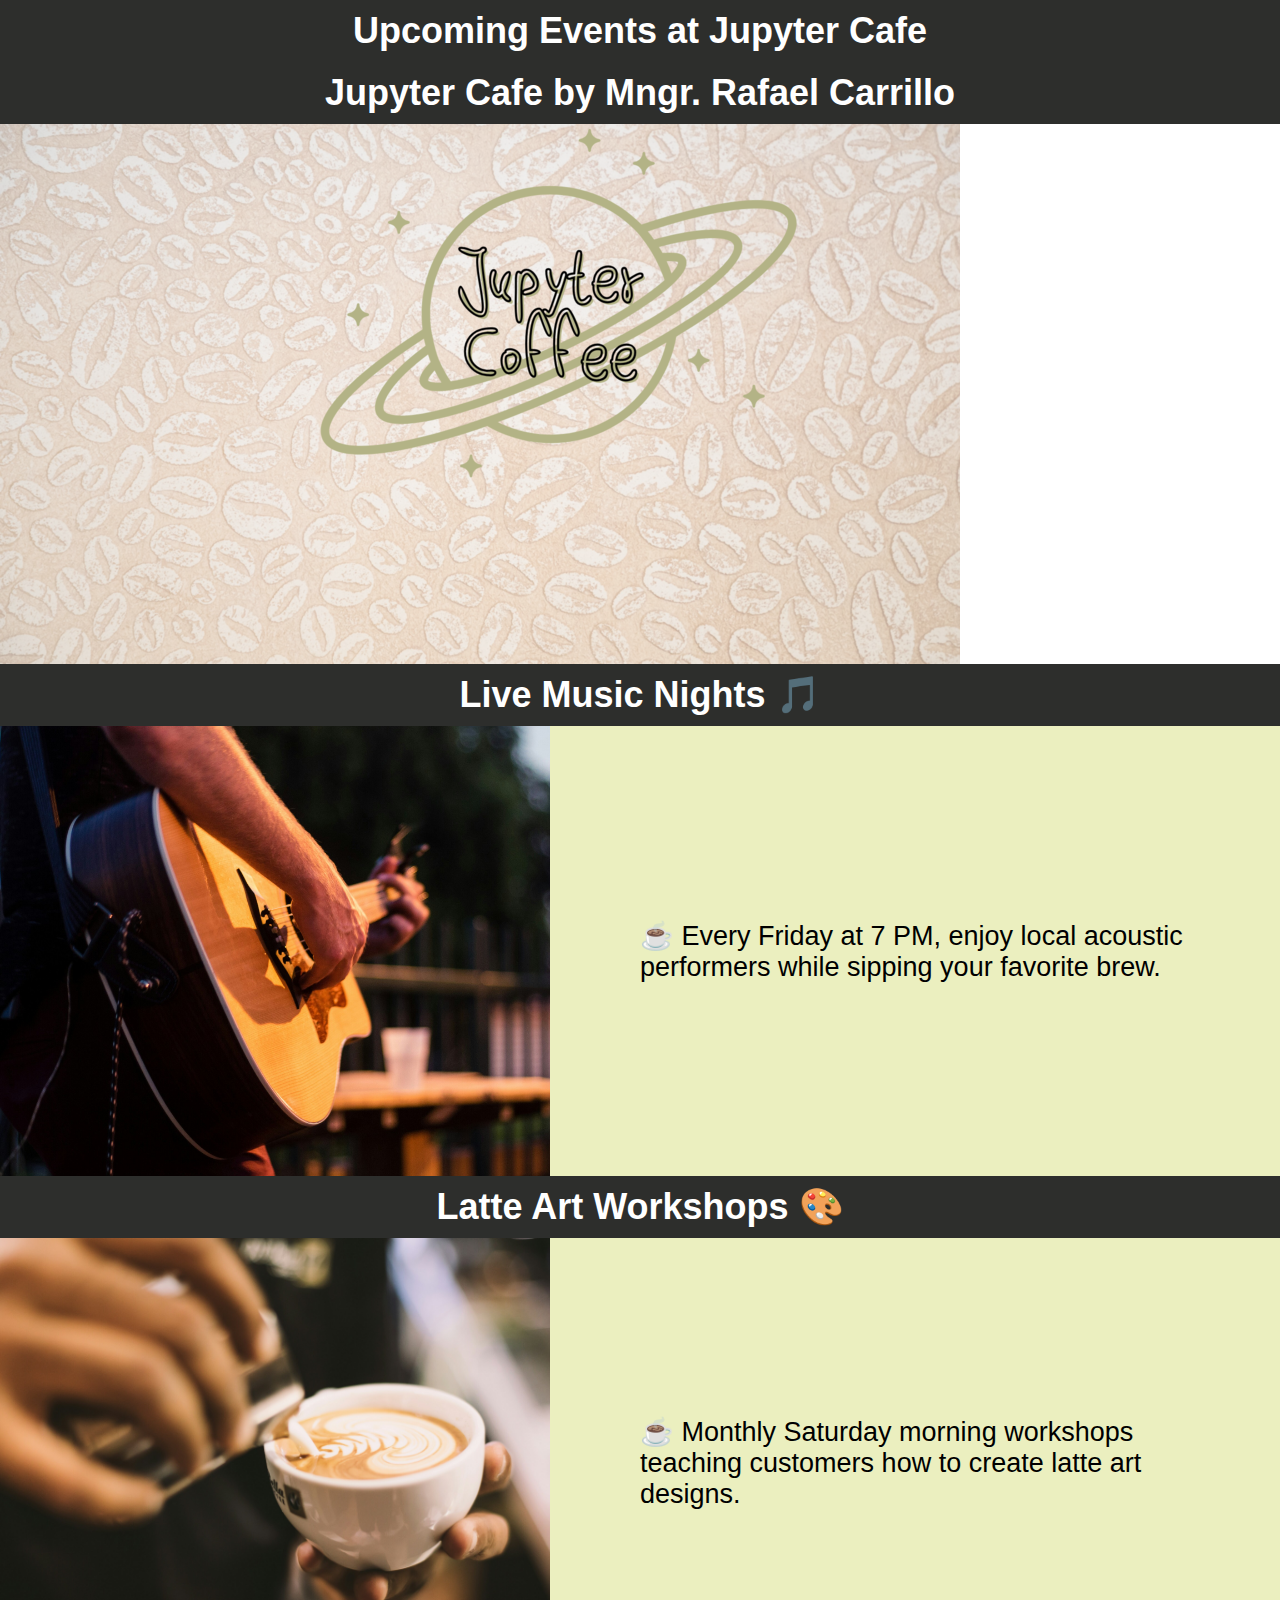
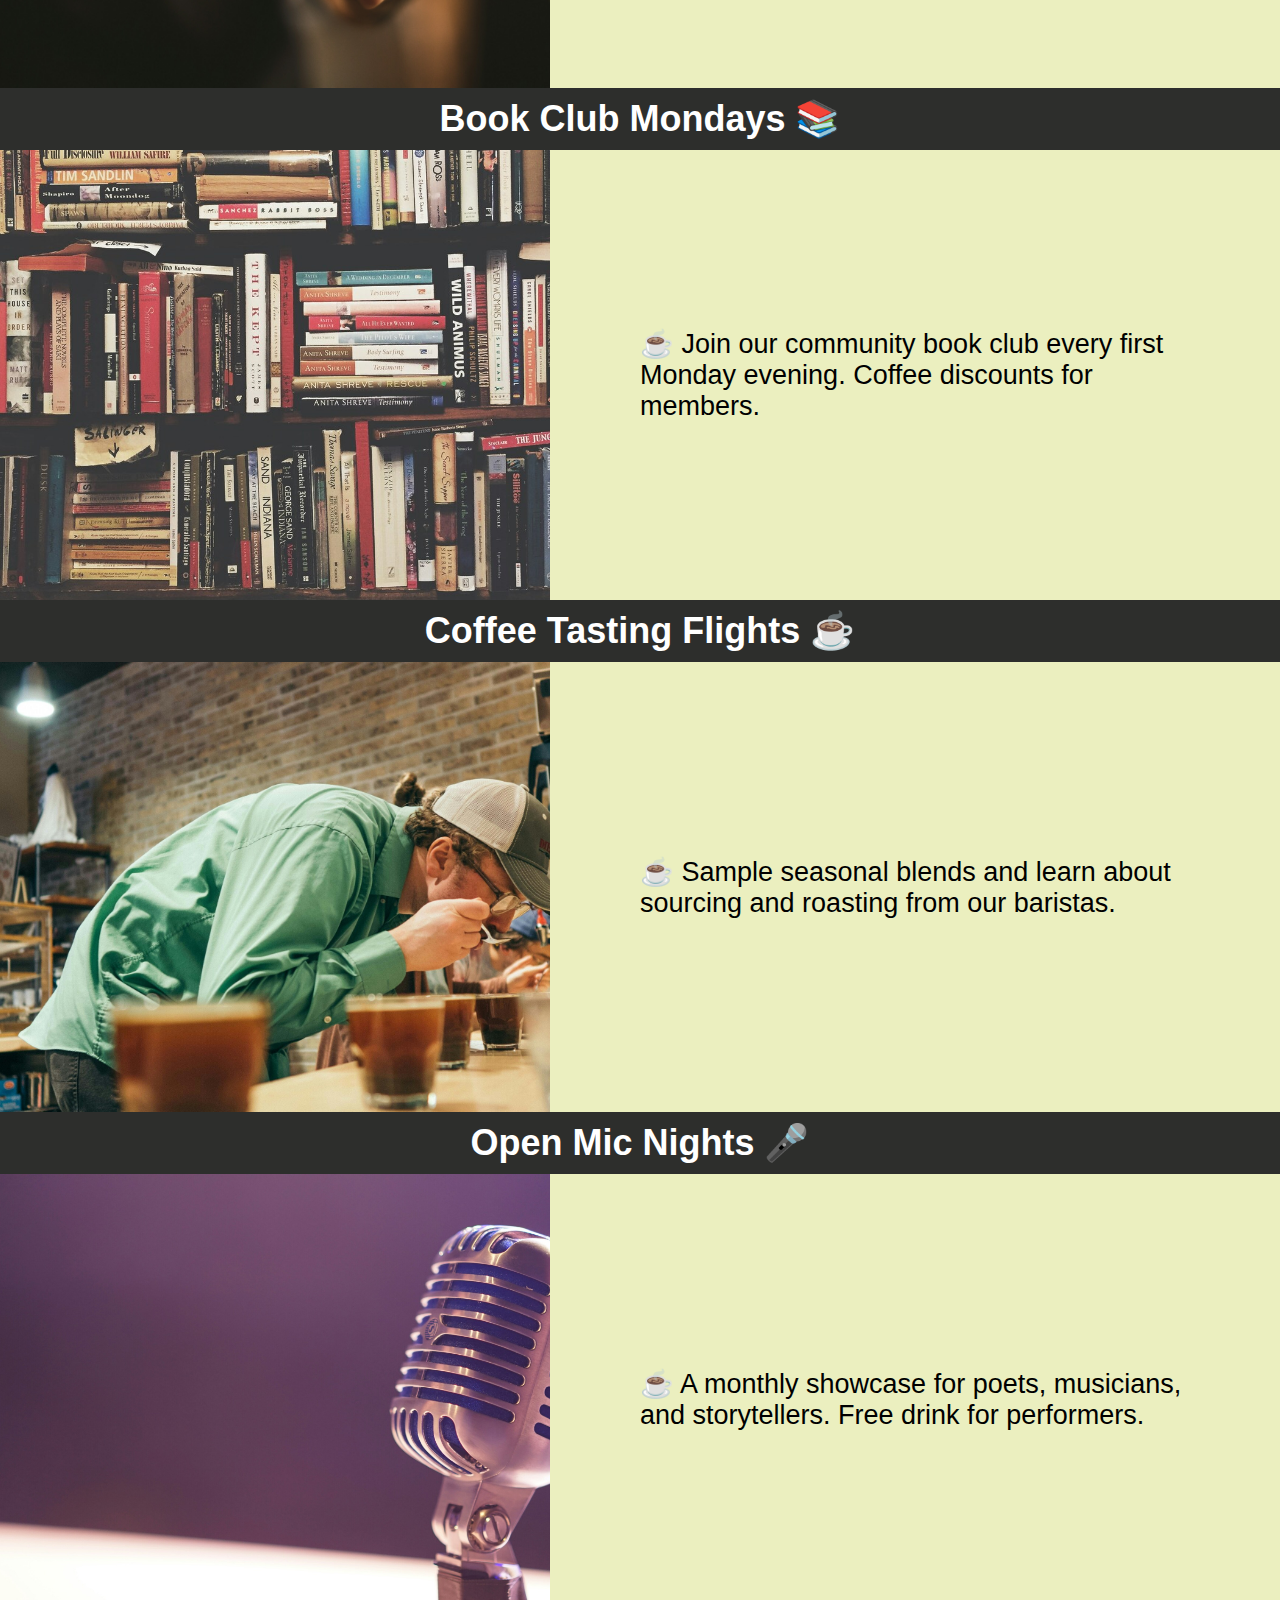
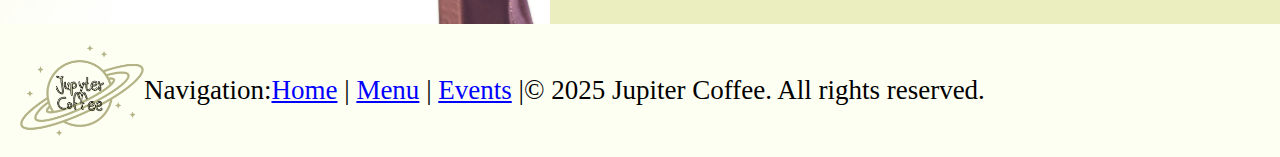
<file: events.html>
<html>
    <head>
        <title>Events & Activities</title>
        <meta name="viewport" content="width=device-width, initial-scale=1" />
        <link rel="stylesheet" href="styles.css">
    </head>

    <body style="margin:0" >


        

        <header>
            <div id="headerText"> Upcoming Events at Jupyter Cafe</div>
            <div id="headerText">Jupyter Cafe by Mngr. Rafael Carrillo</div>
            
            <div> 
                
                <img class="bannerPic" src="coffee bg.png">
                <img class="bannerLogo" src="logo.png">
            </div>
        </header>

        
        <section>
            <div id="headerText">Live Music Nights 🎵</div>

                <div class="container">
                    <div>
                        <img class="contentPic" src="live music.jpg" alt="Person playing guitar">
                    </div>
                    
                    <div id="contentText">
                        <div>☕ Every Friday at 7 PM, enjoy local acoustic performers while sipping your favorite brew.</div>
                    </div>
                </div>
        </section>

        <section>
            <div id="headerText">Latte Art Workshops 🎨</div>

                <div class="container">
                    <div>
                        <img class="contentPic" src="latte art.jpg" alt="person making latte art">
                    </div>
                    
                    <div id="contentText">
                        <div>☕ Monthly Saturday morning workshops teaching customers how to create latte art designs.</div>
                    </div>
                </div>
        </section>

        <section>
            <div id="headerText">Book Club Mondays 📚</div>

                <div class="container">
                    <div>
                        <img class="contentPic" src="book club.jpg" alt="a shelfcase full of books">
                    </div>
                    
                    <div id="contentText">
                        <div>☕ Join our community book club every first Monday evening. Coffee discounts for members.</div>
                    </div>
                </div>
        </section>

        <section>
            <div id="headerText">Coffee Tasting Flights ☕</div>

                <div class="container">
                    <div>
                        <img class="contentPic" src="coffee tasting.jpg" alt="a man testing coffee">
                    </div>
                    
                    <div id="contentText">
                        <div>☕ Sample seasonal blends and learn about sourcing and roasting from our baristas.</div>
                    </div>
                </div>
        </section>

        <section>
            <div id="headerText">Open Mic Nights 🎤</div>

                <div class="container">
                    <div>
                        <img class="contentPic" src="open mic.jpg" alt="an old-school microphone on a stage">
                    </div>
                    
                    <div id="contentText">
                        <div>☕ A monthly showcase for poets, musicians, and storytellers. Free drink for performers.</div>
                    </div>
                </div>
        </section>

        <footer>
            <img src="logo.png">
            <div>Navigation:</div>
                <nav>
                    <a href="index.html">Home</a> |
                    <a href="menu.html">Menu</a> |
                    <a href="events.html">Events</a> | 
                </nav>
            <div> © 2025 Jupiter Coffee. All rights reserved.</div>
        </footer>


    </body>

</html>
</file>
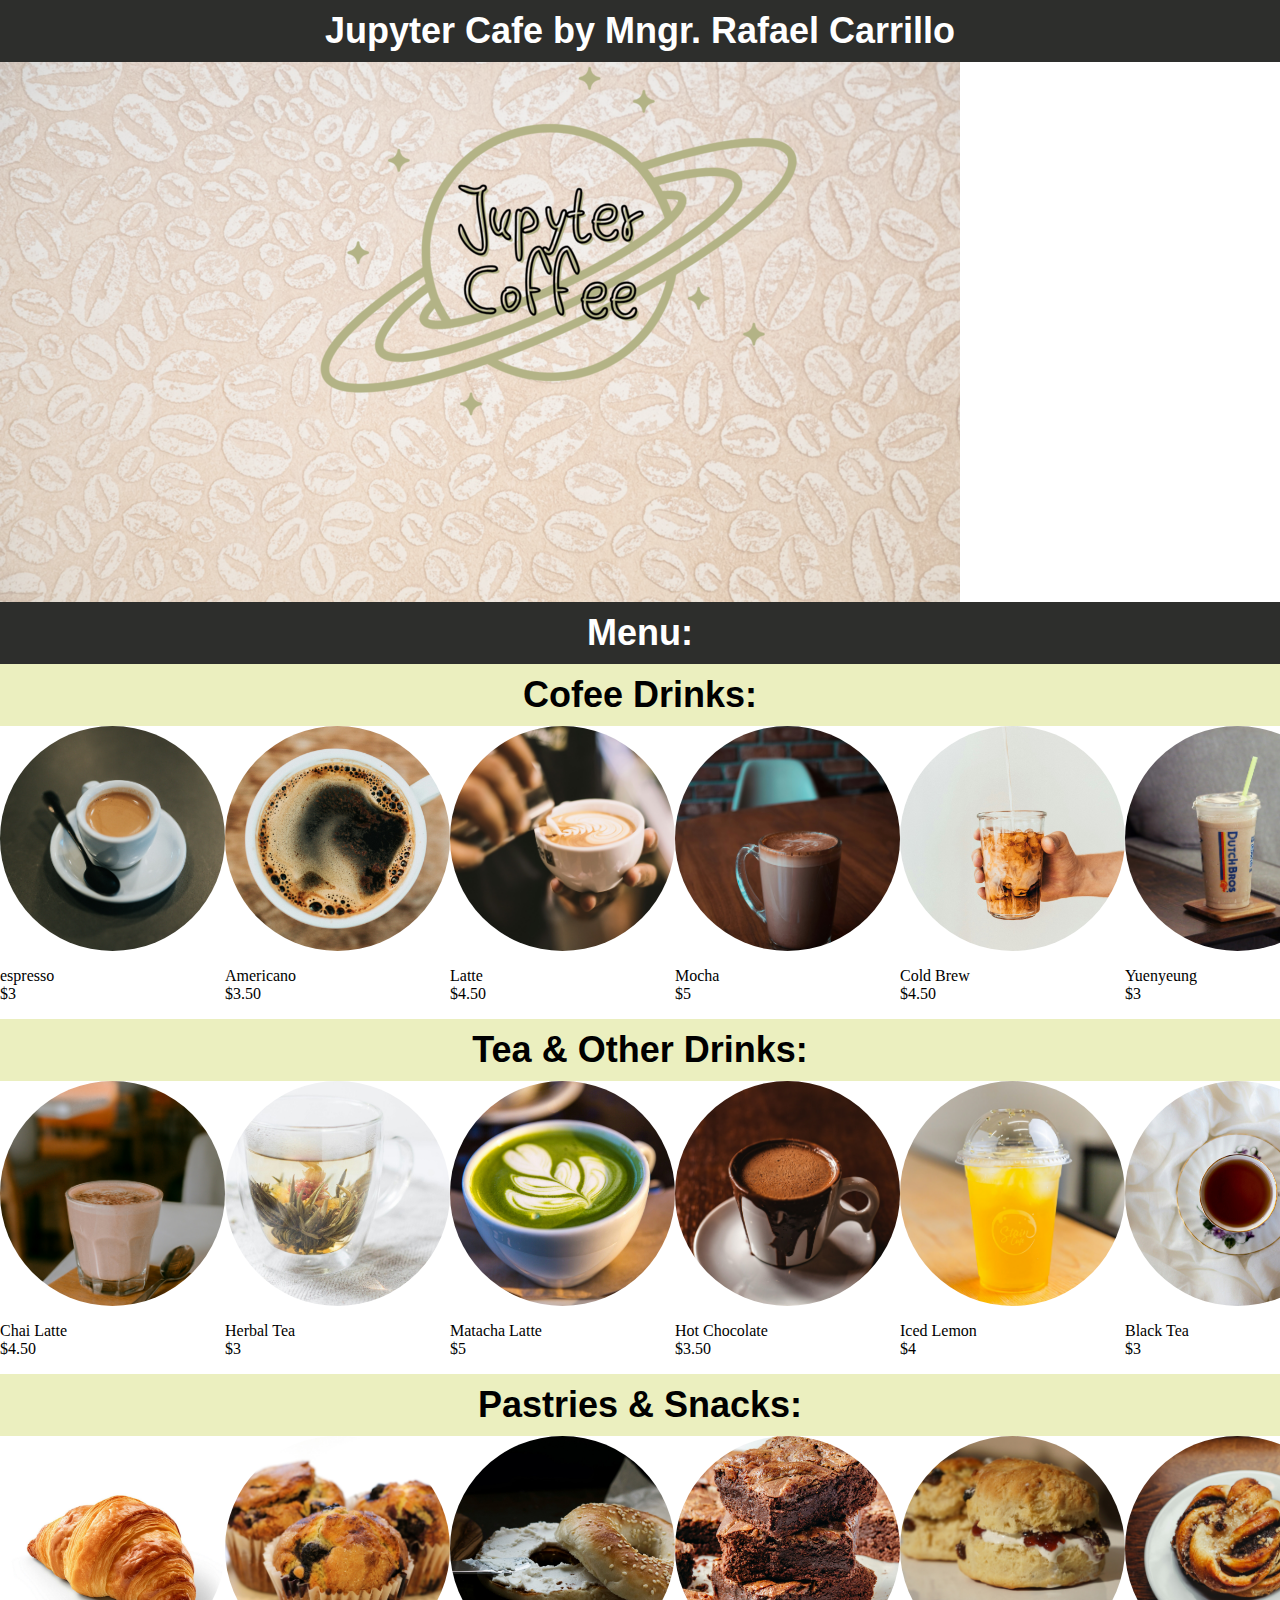
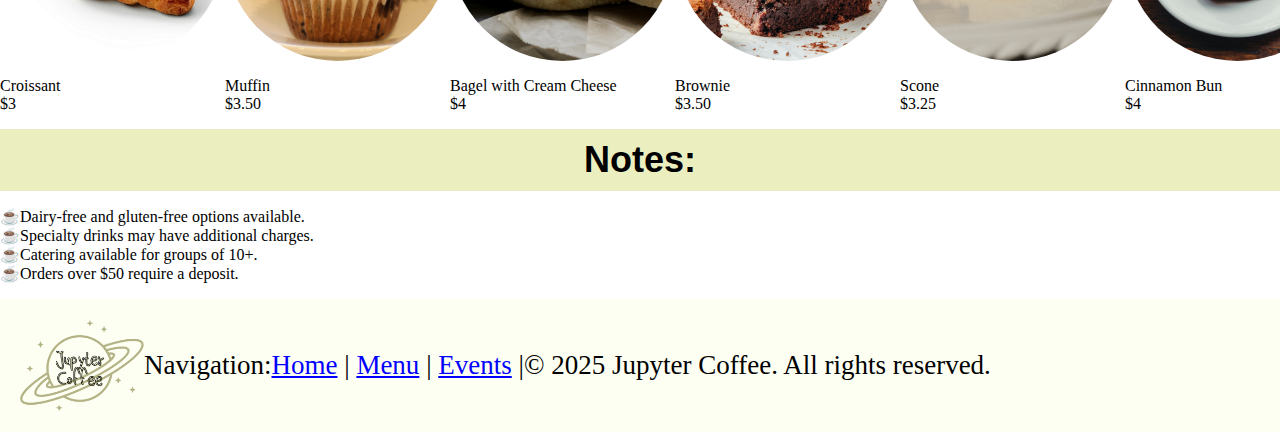
<file: menu.html>
<html>
    <head>
        <title>Menu & Price</title>
        <meta name="viewport" content="width=device-width, initial-scale=1" />
        <link rel="stylesheet" href="styles.css">
    </head>

    <body style="margin:0" >


        

        <header>
            <div id="headerText">Jupyter Cafe by Mngr. Rafael Carrillo</div>
            
            <div> 
                <img class="bannerPic" src="coffee bg.png" alt="coffee bean pattern background">
                <img class="bannerLogo" src="logo.png" alt="jupyter cafe logo">
            </div>
        </header>

        <header id="headerText">
            Menu:
        </header>

        <section>
            <div id="menuText"> Cofee Drinks:</div>

            <div class="menuContent">
                
                <div>
                    <img class="menuItem" src="espresso.jpg" alt="picture of an espresso">
                    <p>espresso <br>$3</p>
                
                </div>
                
                <div>
                    <img class="menuItem" src="americano.jpg" alt="picture of an americano">
                    <p>Americano <br>$3.50</p>
                
                </div>

                <div>
                    <img class="menuItem" src="latte art.jpg" alt="picture of a latte ">
                    <p>Latte <br>$4.50</p>
                
                </div>

                <div>
                    <img class="menuItem" src="mocha.jpg" alt="picture of a mocha ">
                    <p>Mocha <br>$5</p>
                
                </div>

                <div>
                    <img class="menuItem" src="cold brew.jpg" alt="picture of a cold brew ">
                    <p>Cold Brew<br>$4.50</p>
                
                </div>

                <div>
                    <img class="menuItem" src="yuenyeung.jpg" alt="picture of a yuenyeung">
                    <p>Yuenyeung <br>$3</p>
                
                </div>
            </div>
        </section>
    
        <section>
            <div id="menuText"> Tea & Other Drinks:</div>

            <div class="menuContent">
                <div>
                    <img class="menuItem" src="chai latte.jpg" alt="picture of a chai latte">
                    <p>Chai Latte <br>$4.50</p>
                
                </div>
                
                <div>
                    <img class="menuItem" src="herbal tea.jpg" alt="picture of a herbal tea">
                    <p>Herbal Tea <br>$3</p>
                
                </div>

                <div>
                    <img class="menuItem" src="matcha latte.jpg" alt="picture of a matchalatte">
                    <p>Matacha Latte<br>$5</p>
                
                </div>

                <div>
                    <img class="menuItem" src="hot chocolate.jpg" alt="picture of hot chocolate">
                    <p>Hot Chocolate<br>$3.50</p>
                
                </div>

                <div>
                    <img class="menuItem" src="iced lemon.jpg" alt="picture of iced lemon">
                    <p>Iced Lemon<br>$4</p>
                
                </div>
                
                <div>
                    <img class="menuItem" src="black tea.jpg" alt="picture of black tea">
                    <p>Black Tea<br>$3</p>
                
                </div>
            </div>
        </section>

        <section>
            <div id="menuText"> Pastries & Snacks:</div>

            <div class="menuContent">
                <div>
                    <img class="menuItem" src="croissant.jpg" alt="picture of croissant">
                    <p>Croissant <br>$3</p>
                
                </div>
                
                <div>
                    <img class="menuItem" src="muffin.jpg" alt="picture of a muffin">
                    <p>Muffin <br>$3.50</p>
                
                </div>

                <div>
                    <img class="menuItem" src="bagel.jpg" alt="picture of a bagel with cream cheese">
                    <p>Bagel with Cream Cheese <br>$4</p>
                
                </div>

                <div>
                    <img class="menuItem" src="brownie.jpg" alt="picture of a brownie">
                    <p>Brownie<br>$3.50</p>
                
                </div>

                <div>
                    <img class="menuItem" src="scone.jpg" alt="picture of a scone">
                    <p>Scone<br>$3.25</p>
                
                </div>
                
                <div>
                    <img class="menuItem" src="cinnamon bun.jpg" alt="picture of a cinnamon bun">
                    <p>Cinnamon Bun<br>$4</p>
                
                </div>
            </div>
        </section>

        <section>
            <div id="menuText"> Notes:</div>
            
            <div class="menuContent">
                <div>
                <p>☕Dairy-free and gluten-free options available.<br>

                ☕Specialty drinks may have additional charges.<br>

                ☕Catering available for groups of 10+.<br>

                ☕Orders over $50 require a deposit.<br></p>
                </div>
            </div>
        </section>

        <footer>
            <img src="logo.png">
            <div>Navigation:</div>
                <nav>
                    <a href="index.html">Home</a> |
                    <a href="menu.html">Menu</a> |
                    <a href="events.html">Events</a> |
                </nav>
            <div>© 2025 Jupyter Coffee. All rights reserved.</div>
        </footer>


    </body>

</html>
</file>
<file: styles.css>
#headerText {
  background-color: #2d2e2c;
  color: white;
  font-family: "Lucida Sans", "Lucida Sans Regular", "Lucida Grande",
    "Lucida Sans Unicode", Geneva, Verdana, sans-serif;
  font-size: 4vh;
  font-weight: bold;
  padding: 10px;
  text-align: center;
}

#menuText {
  background-color: #ebefbf;
  color: black;
  font-family: "Lucida Sans", "Lucida Sans Regular", "Lucida Grande",
    "Lucida Sans Unicode", Geneva, Verdana, sans-serif;
  font-size: 4vh;
  font-weight: bold;
  padding: 10px;
  text-align: center;
}

header {
  display: grid;
}

header > div:nth-child(2) {
  position: relative;
}

.bannerLogo {
  position: absolute;
  max-width: 50%;
  left: 25%;
}

.bannerPic {
  opacity: 0.5;
  max-width: 100%;
  height: auto;
}

.container {
  display: flex;
  flex-wrap: wrap;
  grid-auto-flow: row;
}

.container > div {
  flex: 1;
  min-width: 300px;
}

.contentPic {
  width: 50vw;
  height: 50vh;
  object-fit: cover;
}

section {
  transition-property: border;
  transition-duration: 2s;
  transition-timing-function: ease-in-out;
  transition-delay: 0;
}

section:hover {
  border: 10px solid #2d2e2c;
}

#contentText {
  background-color: #ebefbf;
  font-family: "Lucida Sans", "Lucida Sans Regular", "Lucida Grande",
    "Lucida Sans Unicode", Geneva, Verdana, sans-serif;
  font-size: 3vh;
  display: flex;
  padding: 10vh;
  flex-direction: column;
  justify-content: center;
  align-items: center;
  flex-wrap: wrap;
}

#picInside {
  max-width: 100%;
}

footer {
  padding: 20px;
  background-color: #fefff3;
  display: flex;
  align-items: center;
  font-size: 3vh;
  flex-wrap: wrap;
}

footer > :first-child {
  max-width: 10%;
  height: auto;
}

.menuContent {
  display: grid;
  grid-auto-flow: column;
  gap: var(--size-3);
  overflow-x: auto;
  background-image: url(https://lh3.googleusercontent.com/rd-d/[base64]w1920-h1033?auditContext=prefetch);
}

.menuContent tr {
  display: flex;
  flex-direction: row;
  justify-content: center;
  padding: 10px;
}

.menuContent tr td {
  padding: 20px;
  transition-property: border, padding;
  transition-duration: 2s;
  transition-timing-function: ease;
  transition-delay: 0;
}

.menuContent tr td:hover {
  padding: 40px;
  border: solid #2d2e2c 10px;
}

.menuItem {
  width: 25vh;
  height: 25vh;
  object-fit: cover;
  clip-path: circle();
}

.menuContent tr td p {
  font-family: "Lucida Sans", "Lucida Sans Regular", "Lucida Grande",
    "Lucida Sans Unicode", Geneva, Verdana, sans-serif;
  text-align: center;
}

@media (max-width: 768px) {
  .container {
    flex-direction: row;
  }

  .contentPic {
    width: 100vw;
  }
}

a {
  transition-property: color, background-color;
  transition-duration: 2s;
  transition-timing-function: ease;
  transition-delay: 0;
}

a:link {
  color: blue;
}

a:visited {
  color: purple;
}

a:hover {
  color: white;
  background-color: #2d2e2c;
}

a:active {
  color: orange;
}
</file>
